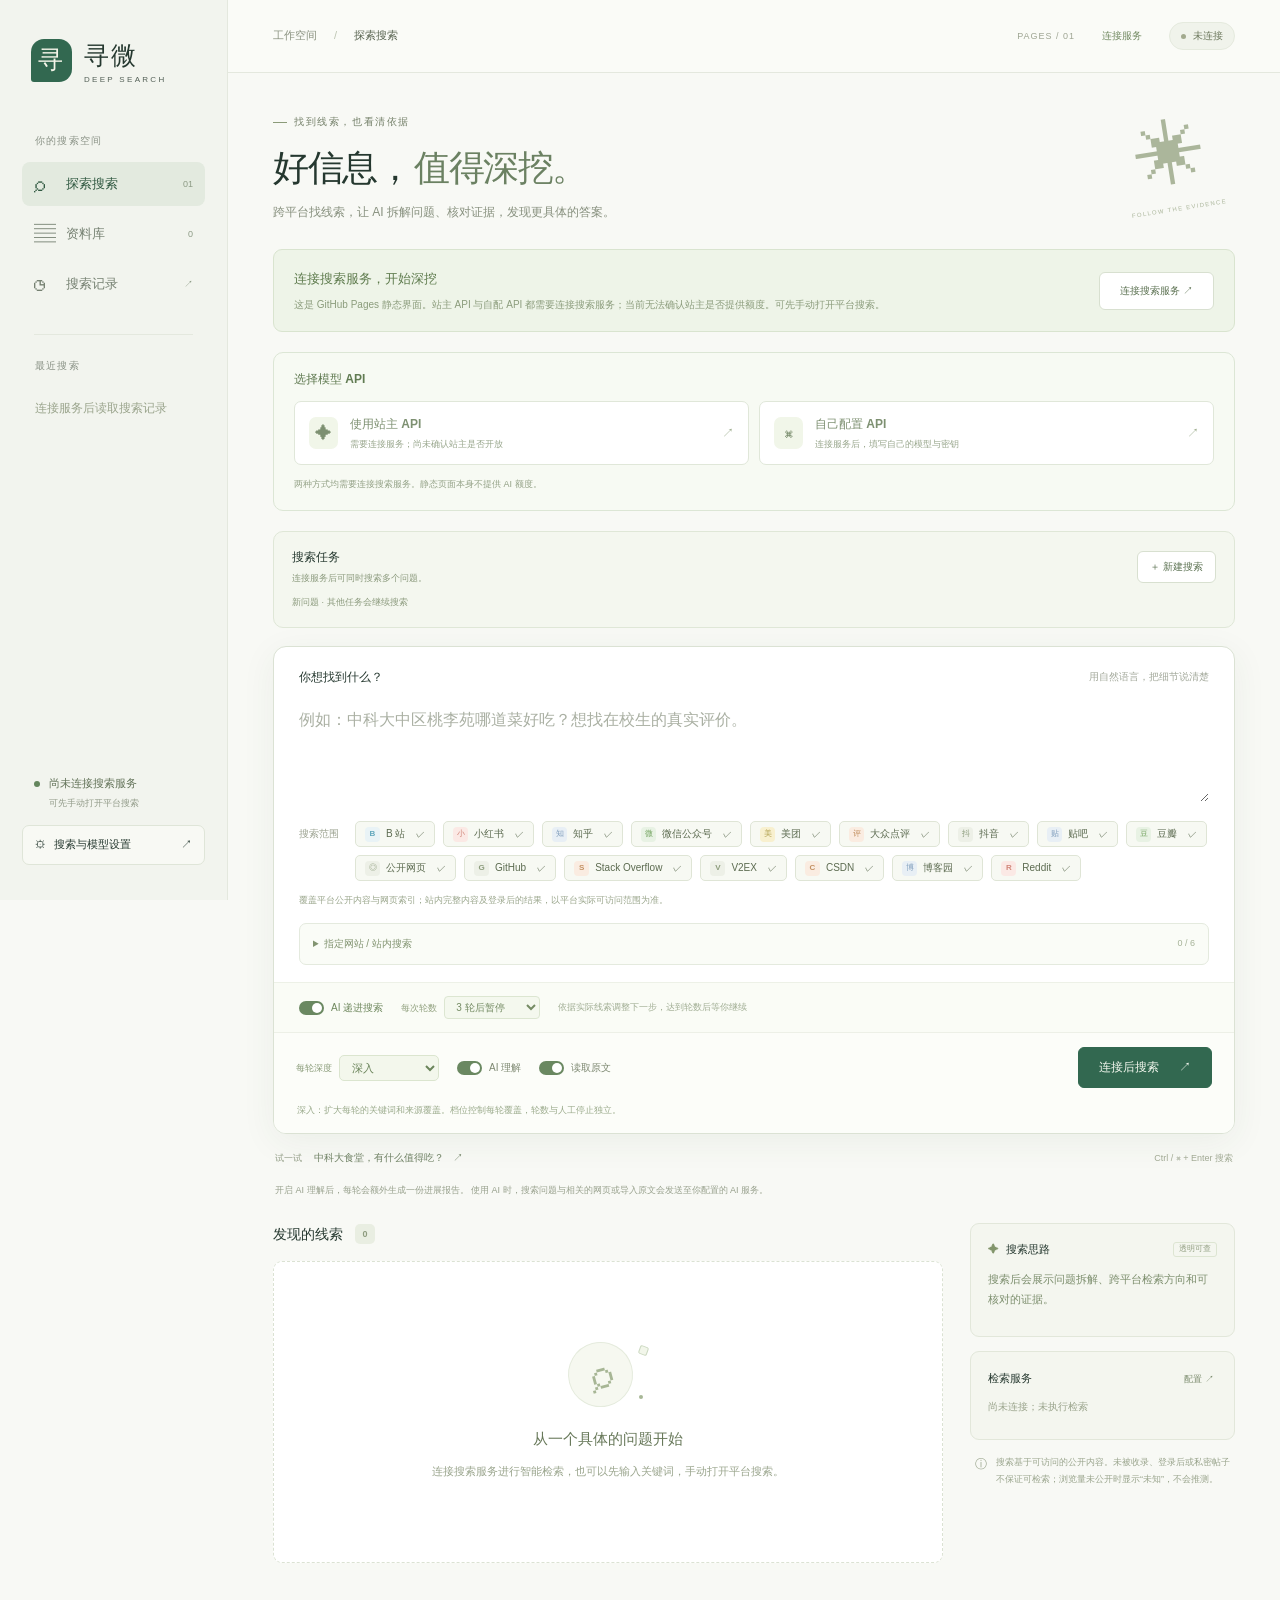
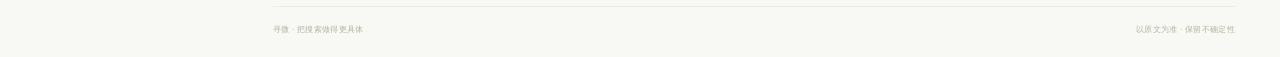
<file: docs/index.html>
<!doctype html>
<html lang="zh-CN">
<head>
  <meta charset="UTF-8">
  <meta name="viewport" content="width=device-width,initial-scale=1">
  <meta name="color-scheme" content="light">
  <meta http-equiv="Content-Security-Policy" content="default-src 'self'; script-src 'self'; style-src 'self'; img-src 'self' data:; connect-src 'self' https: http://localhost:* http://127.0.0.1:*; object-src 'none'; base-uri 'self'; form-action 'self'">
  <title>寻微 · 智能搜索工作台</title>
  <link rel="icon" type="image/svg+xml" href="data:image/svg+xml,%3Csvg xmlns='http://www.w3.org/2000/svg' viewBox='0 0 40 40'%3E%3Crect width='40' height='40' rx='10' fill='%23346450'/%3E%3Ccircle cx='17' cy='17' r='8' fill='none' stroke='%23f5f8ef' stroke-width='2'/%3E%3Cpath d='m23 23 8 8' stroke='%23f5f8ef' stroke-width='2'/%3E%3C/svg%3E">
  <link rel="stylesheet" href="./styles.css">
</head>
<body>
<a class="skip-link" href="#main">跳到主要内容</a>
<aside class="sidebar">
  <a class="brand" href="./" aria-label="寻微首页"><span class="brand-mark">寻</span><span>寻微<small>DEEP SEARCH</small></span></a>
  <div class="space-label">你的搜索空间</div>
  <nav class="navigation" aria-label="主要导航">
    <button class="nav-item active" data-view="search"><span aria-hidden="true">⌕</span>探索搜索<kbd>01</kbd></button>
    <button class="nav-item" data-view="library"><span aria-hidden="true">▤</span>本地资料库<kbd id="library-count">—</kbd></button>
    <button class="nav-item" data-view="history"><span aria-hidden="true">◷</span>搜索记录<kbd>↗</kbd></button>
  </nav>
  <div class="sidebar-divider"></div>
  <div class="space-label">最近搜索</div>
  <div id="recent-history" class="recent-history"><p class="subtle">还没有搜索记录</p></div>
  <div class="sidebar-bottom">
    <div class="local-note"><span class="status-dot"></span><span id="deployment-note">正在连接服务<small>密钥由搜索服务保存</small></span></div>
    <button class="settings-button" id="open-settings"><span aria-hidden="true">⚙</span> 搜索与模型设置 <span aria-hidden="true">↗</span></button>
  </div>
</aside>
<div class="app-shell">
  <header class="topbar"><div class="breadcrumb">工作空间 <span>/</span> <strong id="breadcrumb-current">探索搜索</strong></div><div class="topbar-right"><span id="deployment-tag" class="version-tag">LOCAL / 01</span><button id="open-backend" type="button" class="backend-link">连接服务</button><button class="connection-pill" id="connection-pill" title="打开模型设置"><i></i><span>读取配置</span></button></div></header>
  <main id="main">
    <section id="search-view" class="view">
      <div class="page-intro"><div><div class="eyebrow"><span></span> 找到线索，也看清依据</div><h1>好信息，<em>值得深挖。</em></h1><p>跨平台找线索，让 AI 拆解问题、核对证据，发现更具体的答案。</p></div><div class="intro-symbol" aria-hidden="true"><span>✳</span><small>FOLLOW THE EVIDENCE</small></div></div>
      <div id="backend-banner" class="backend-banner hidden"><div><strong>连接搜索服务，开始深挖</strong><p id="backend-banner-copy">当前是静态界面，智能搜索、AI 与资料保存由你连接的搜索服务运行。也可以先输入关键词，手动打开下方的平台搜索入口。</p></div><button id="connect-backend" type="button" class="button secondary">连接搜索服务 ↗</button></div>
      <section id="model-mode-panel" class="model-mode-panel hidden" aria-labelledby="model-mode-title"><div class="model-mode-heading"><h2 id="model-mode-title">选择模型 API</h2><span id="visitor-session-status"></span></div><div class="model-mode-options" role="group" aria-label="模型 API 使用方式"><button type="button" class="model-mode-option" data-model-mode="shared" aria-pressed="false"><span class="model-mode-symbol">✦</span><span><strong>使用站主 API</strong><small id="shared-mode-description">连接公开服务后查看站主是否开放</small></span><i aria-hidden="true">↗</i></button><button type="button" class="model-mode-option" data-model-mode="custom" aria-pressed="false"><span class="model-mode-symbol">⌘</span><span><strong>自己配置 API</strong><small id="custom-mode-description">使用自己的模型地址与密钥</small></span><i aria-hidden="true">↗</i></button></div><p id="model-mode-note" class="model-mode-note">两种方式均需要连接搜索服务。静态页面本身不提供 AI 额度。</p><div id="model-mode-feedback" class="notice hidden" role="status"></div></section>
      <section id="task-workspace" class="task-workspace" aria-labelledby="task-workspace-title"><div class="task-workspace-heading"><div><h2 id="task-workspace-title">搜索任务</h2><p id="task-capacity-note">连接服务后可同时搜索多个问题。</p></div><button id="new-search" type="button" class="button secondary">＋ 新建搜索</button></div><div id="search-tasks" class="search-tasks" aria-label="搜索任务列表"></div><p id="selected-task-note" class="selected-task-note" role="status">新问题 · 输入条件后开始搜索</p></section>
      <form id="search-form" class="search-composer">
        <div class="composer-heading"><label for="query">你想找到什么？</label><span>用自然语言，把细节说清楚</span></div>
        <textarea id="query" name="query" rows="3" minlength="2" maxlength="500" required placeholder="例如：中科大中区桃李苑哪道菜好吃？想找在校生的真实评价。"></textarea>
        <div class="platform-row"><span class="field-caption">搜索范围</span><div class="platform-options" role="group" aria-label="搜索平台"><button type="button" class="platform-chip selected" data-platform="bilibili" aria-pressed="true"><b class="platform-dot bili">B</b>B 站<span>✓</span></button><button type="button" class="platform-chip selected" data-platform="xiaohongshu" aria-pressed="true"><b class="platform-dot red">小</b>小红书<span>✓</span></button><button type="button" class="platform-chip selected" data-platform="zhihu" aria-pressed="true"><b class="platform-dot blue">知</b>知乎<span>✓</span></button><button type="button" class="platform-chip selected" data-platform="wechat" aria-pressed="true" title="通过公开网页索引检索，登录后或未收录内容不保证可检索"><b class="platform-dot green">微</b>微信公众号<span>✓</span></button><button type="button" class="platform-chip selected" data-platform="meituan" aria-pressed="true" title="通过公开网页索引检索，登录后或未收录内容不保证可检索"><b class="platform-dot gold">美</b>美团<span>✓</span></button><button type="button" class="platform-chip selected" data-platform="dianping" aria-pressed="true" title="通过公开网页索引检索，登录后或未收录内容不保证可检索"><b class="platform-dot orange">评</b>大众点评<span>✓</span></button><button type="button" class="platform-chip selected" data-platform="douyin" aria-pressed="true" title="通过公开网页索引检索，登录后或未收录内容不保证可检索"><b class="platform-dot gray">抖</b>抖音<span>✓</span></button><button type="button" class="platform-chip selected" data-platform="tieba" aria-pressed="true" title="通过公开网页索引检索，登录后或未收录内容不保证可检索"><b class="platform-dot blue">贴</b>贴吧<span>✓</span></button><button type="button" class="platform-chip selected" data-platform="douban" aria-pressed="true" title="通过公开网页索引检索，登录后或未收录内容不保证可检索"><b class="platform-dot green">豆</b>豆瓣<span>✓</span></button><button type="button" class="platform-chip selected" data-platform="web" aria-pressed="true"><b class="platform-dot gray">◎</b>公开网页<span>✓</span></button></div></div>
        <p class="platform-coverage">覆盖平台公开内容与网页索引；站内完整内容及登录后的结果，以平台实际可访问范围为准。</p>
        <details id="custom-sites-panel" class="custom-sites-panel"><summary>指定网站 / 站内搜索 <span id="custom-sites-count">0 / 6</span></summary><p class="custom-sites-description">填写域名即可检索该站的公开网页；可另外提供含 <code>{query}</code> 的 HTTPS 站内搜索模板。仅支持公开网站，不使用内网地址或你的登录会话。</p><div id="custom-sites-list"></div><div class="custom-sites-actions"><button id="add-site" type="button" class="text-button">＋ 添加网站</button><button id="save-sites" type="button" class="text-button">保存网站列表</button></div><p class="custom-sites-help">本次搜索使用当前列表；保存后可在下次打开时继续使用。</p><div id="custom-sites-feedback" class="notice hidden" role="status"></div></details>
        <div class="adaptive-options"><label class="switch-label"><input id="adaptive-search" type="checkbox" checked><span class="switch"></span>AI 递进搜索</label><label class="round-budget-label">每次轮数<select id="max-rounds" aria-label="递进搜索轮数预算"><option value="3">3 轮后暂停</option><option value="6">6 轮后暂停</option><option value="12">12 轮后暂停</option><option value="0">直到手动停止</option></select></label><span id="adaptive-hint">AI 决定搜索工具与执行顺序，逐轮深入</span></div>
        <div class="composer-footer"><div class="search-controls"><label class="depth-control" for="search-depth"><span>每轮深度</span><select id="search-depth" aria-describedby="depth-description"><option value="quick">快速</option><option value="deep" selected>深入</option><option value="research">穷尽线索</option></select></label><label class="switch-label"><input id="use-ai" type="checkbox" checked><span class="switch"></span>AI 理解</label><label class="switch-label optional-control"><input id="fetch-pages" type="checkbox" checked><span class="switch"></span>读取原文</label></div><div class="search-actions"><button id="stop-search" type="button" class="button stop-button hidden">停止搜索</button><button id="search-button" type="submit" class="button primary"><span>开始搜索</span><span aria-hidden="true">↗</span></button></div></div>
        <p id="depth-description" class="depth-description">深入：扩大每轮的关键词和来源覆盖。档位控制每轮覆盖，轮数与人工停止独立。</p>
      </form>
      <div class="suggestion-row"><span>试一试</span><button class="suggestion" type="button" data-query="中科大中区桃李苑哪道菜好吃？寻找具体菜名和在校生的真实评价。">中科大食堂，有什么值得吃？<span>↗</span></button><span class="shortcut-hint">Ctrl / ⌘ + Enter 搜索</span></div>
      <p class="ai-disclosure"><span id="report-mode-hint">开启 AI 理解后，每轮会额外生成一份进展报告。</span> 使用 AI 时，搜索问题与相关的网页或导入原文会发送至你配置的 AI 服务。</p>
      <div id="search-notice" class="notice hidden" role="alert"></div>
      <div id="progress-panel" class="progress-panel hidden" role="status" aria-live="polite"><div class="progress-copy"><span class="spinner"></span><strong id="progress-stage">正在准备搜索</strong><span id="progress-percent">0%</span></div><div class="progress-track"><progress id="progress-bar" max="100" value="0" aria-label="搜索进度"></progress></div><p id="progress-message">正在连接搜索服务…</p><div id="progress-round-label" class="progress-round-label"></div></div>
      <div id="job-status-panel" class="job-status-panel hidden" role="status"><div><strong id="job-status-title"></strong><p id="job-status-reason"></p><span>继续时保留已有结果，使用当前选择的深度和轮数。</span></div><button id="continue-search" type="button" class="button secondary">继续深挖 ↗</button></div>
      <div class="workspace-grid">
        <section class="results-section" aria-label="搜索结果">
          <div class="section-heading"><h2>发现的线索 <span id="result-count">0</span></h2><button id="export-results" class="text-button hidden" type="button">导出 JSON ↓</button></div>
          <section id="progress-report-card" class="progress-report-card hidden" aria-labelledby="progress-report-title"><div class="report-card-heading"><div><span class="report-eyebrow">SEARCH UPDATE</span><h3 id="progress-report-title">本轮搜索进展</h3></div><span id="progress-report-round" class="report-round-label"></span></div><div id="progress-report-content" aria-live="polite"></div><div class="report-card-footer"><p>成功可能性是 AI 基于当前可见证据的判断，不是统计概率。</p><div id="progress-report-meta" class="report-meta"></div></div></section>
          <section id="ai-summary-card" class="ai-summary-card hidden" aria-labelledby="ai-summary-title"><div class="ai-summary-heading"><div class="ai-summary-heading-copy"><span class="ai-summary-mark" aria-hidden="true">✦</span><div><h3 id="ai-summary-title">AI 总结</h3><span>把线索整理成有据可查的答案</span></div></div><button id="generate-summary" class="summary-action" type="button">生成 AI 总结 ↗</button></div><div id="ai-summary-content" aria-live="polite"></div><div class="ai-summary-footer"><p>基于已获取内容中的相关部分整理，未获原文支持的信息仍需核实。</p><div id="ai-summary-meta" class="ai-summary-meta"></div></div></section>
          <div id="result-tools" class="result-tools hidden"><div class="filter-tabs" role="group" aria-label="证据筛选"><button type="button" class="active" data-filter="all" aria-pressed="true">全部</button><button type="button" data-filter="strong" aria-pressed="false">匹配充分</button><button type="button" data-filter="partial" aria-pressed="false">部分匹配</button><button type="button" data-filter="verified" aria-pressed="false">已读原文</button></div><label class="views-filter">浏览量<select id="views-filter" aria-label="浏览量筛选"><option value="all">不限</option><option value="100">已知 ≤ 100</option><option value="1000">已知 ≤ 1,000</option><option value="unknown">未公开</option></select></label></div>
          <div id="answer-summary" class="answer-summary hidden"></div>
          <div id="results" aria-live="polite"><div class="empty-state initial-empty"><div class="empty-orbit" aria-hidden="true"><span>⌕</span><i></i><b></b></div><h3>从一个具体的问题开始</h3><p>地点、关键词、时间、你在意的细节——<br>线索越具体，越容易找到真正相关的内容。</p><div class="empty-tags"><span>多路检索</span><span>语义理解</span><span>逐条证据</span></div></div></div>
          <div id="native-links-section" class="native-links-section hidden"><div class="section-heading"><h3>继续到平台内寻找</h3><span class="subtle">可在登录后的浏览器中打开</span></div><div id="native-links" class="native-links"></div></div>
          <section id="engine-links-section" class="native-links-section engine-links-section hidden" aria-labelledby="engine-links-title"><div class="section-heading"><h3 id="engine-links-title">通过搜索引擎继续寻找</h3><span class="subtle">手动打开 · 不代表后台已检索</span></div><p class="subtle">展开引擎，按所选平台或指定网站搜索。只有选择了「公开网页」才会显示全网入口。</p><div id="engine-links" class="engine-links"></div></section>
        </section>
        <aside class="insight-column" aria-label="搜索说明">
          <section id="rounds-card" class="insight-card rounds-card hidden"><div class="card-heading"><h3>AI 动作与逐轮记录</h3><span id="round-count" class="tiny-tag"></span></div><p id="round-focus" class="round-focus"></p><div id="rounds-timeline" class="rounds-timeline"></div></section>
          <section id="navigation-card" class="insight-card navigation-card hidden"><details id="navigation-details"><summary class="card-heading"><h3>发现的导航入口</h3><span id="navigation-count" class="tiny-tag"></span></summary><p class="navigation-disclaimer">用于决定下一步访问，尚未核验，不计为答案。读取入口不代表已观看视频或取得全部内容。</p><div id="navigation-leads" class="navigation-leads"></div></details></section>
          <section class="insight-card plan-card"><div class="card-heading"><h3><span aria-hidden="true">✦</span> 搜索思路</h3><span class="tiny-tag">透明可查</span></div><div id="search-plan"><p class="insight-lead">先理解，再寻找。</p><ol class="process-list"><li><span>01</span><div><strong>拆解你的问题</strong><p>明确条件，选择下一步工具</p></div></li><li><span>02</span><div><strong>跟随真实入口</strong><p>找网站、站内检索、寻找视频并读取可访问内容</p></div></li><li><span>03</span><div><strong>让证据说话</strong><p>区分真实匹配与待确认信息</p></div></li></ol></div></section>
          <section class="insight-card"><div class="card-heading"><h3>检索服务</h3><button class="text-button small" id="provider-settings" type="button">配置 ↗</button></div><div id="provider-status"><div class="provider-row"><span>公共网页检索</span><span class="provider-state neutral">待搜索</span></div><div class="provider-row"><span>本地资料库</span><span class="provider-state good">可导入</span></div></div></section>
          <div class="honest-note"><span aria-hidden="true">ⓘ</span><p>搜索基于可访问的公开内容。未被收录、登录后或私密帖子不保证可检索；浏览量未公开时显示“未知”，不会推测。</p></div>
          <div id="search-warnings" class="warning-list"></div>
        </aside>
      </div>
    </section>
    <section id="library-view" class="view hidden"><div class="page-intro compact"><div><div class="eyebrow"><span></span> 让散落的资料可检索</div><h1>本地<em>资料库</em></h1><p>保存你已获得的帖子原文，在之后的搜索中一起查找。资料保存在所连接的搜索服务上。</p></div><button type="button" id="open-import" class="button primary">＋ 导入资料</button></div><div class="notice soft">只有你主动导入的内容才会进入资料库。AI 搜索开启时，相关内容可能发送至你配置的 AI 服务。</div><div id="library-list" class="list-surface"></div></section>
    <section id="history-view" class="view hidden"><div class="page-intro compact"><div><div class="eyebrow"><span></span> 回到找到线索的地方</div><h1>搜索<em>记录</em></h1><p>打开历史搜索，继续核对原文与证据。</p></div></div><div id="history-list" class="list-surface"></div></section>
    <footer class="page-footer"><span>寻微 · 把搜索做得更具体</span><span>以原文为准 · 保留不确定性</span></footer>
  </main>
</div>
<dialog id="settings-dialog" aria-labelledby="settings-title"><form id="settings-form"><div class="modal-heading"><div><div class="eyebrow">SEARCH SETTINGS</div><h2 id="settings-title">搜索与模型设置</h2></div><button type="button" class="icon-button close-modal" aria-label="关闭设置">×</button></div><p class="modal-description">接入兼容 OpenAI 格式的 AI 服务。密钥保存在所连接的搜索服务上；使用本机服务时保存在本机。留空可保留已有密钥。开启 AI 理解会将搜索问题、相关检索结果及导入原文发送至此服务。</p><div id="settings-model-control" class="settings-model-control hidden"><label for="settings-model-mode">模型 API 使用方式</label><select id="settings-model-mode"><option value="shared">使用站主 API</option><option value="custom">自己配置 API</option></select></div><div id="shared-model-info" class="notice soft hidden"></div><div id="custom-ai-settings" class="form-grid"><label class="full">API 地址<input id="base-url" type="url" placeholder="https://api.example.com/v1" required></label><label class="full">模型名称<input id="model" type="text" placeholder="deepseek-v4.1-flash" required></label><label class="full">API 密钥 <span id="ai-key-state" class="input-status"></span><input id="api-key" type="password" autocomplete="new-password" placeholder="输入新密钥，或留空保留已有配置"></label></div><details id="search-engine-settings" class="settings-details"><summary>网页搜索服务 <span>选择搜索引擎与 API</span></summary><p class="subtle">搜索引擎负责发现链接；内容平台决定搜索范围。免费网页检索可能因网络、验证码或访问规则受限。</p><fieldset class="engine-fieldset"><legend>本次服务使用的搜索引擎</legend><div id="search-engine-options" class="search-engine-options"></div></fieldset><p id="search-engine-hint" class="subtle"></p><div class="concurrency-setting"><label for="search-concurrency">来源检索并发数</label><input id="search-concurrency" type="number" min="1" max="12" step="1" value="4" inputmode="numeric" aria-describedby="search-concurrency-hint"><p id="search-concurrency-hint" class="subtle">每个问题同时查询的来源数，默认 4。</p></div><div class="form-grid"><label class="full">Tavily API Key <span id="tavily-key-state" class="input-status"></span><input id="tavily-key" type="password" autocomplete="new-password" placeholder="留空保留已有配置"></label><label class="full">Brave Search API Key <span id="brave-key-state" class="input-status"></span><input id="brave-key" type="password" autocomplete="new-password" placeholder="留空保留已有配置"></label><label class="full">SearXNG 地址<input id="searxng-url" type="url" placeholder="https://your-searxng.example.com"></label></div></details><details class="settings-details"><summary>清除已保存的密钥</summary><div class="clear-options"><label><input id="clear-api" type="checkbox"> AI API 密钥</label><label><input id="clear-tavily" type="checkbox"> Tavily 密钥</label><label><input id="clear-brave" type="checkbox"> Brave 密钥</label></div></details><div id="settings-feedback" class="notice hidden" role="status"></div><div class="modal-footer"><button id="test-ai" class="button secondary" type="button">保存并测试连接</button><button id="save-settings" class="button primary" type="submit">保存设置</button></div></form></dialog>
<dialog id="import-dialog" aria-labelledby="import-title"><form id="import-form"><div class="modal-heading"><div><div class="eyebrow">LOCAL LIBRARY</div><h2 id="import-title">导入一条资料</h2></div><button type="button" class="icon-button close-modal" aria-label="关闭导入">×</button></div><p class="modal-description">粘贴你有权使用的帖子、笔记或网页正文，并附上原始链接。</p><div class="form-grid"><label class="full">标题<input id="import-title-input" type="text" required maxlength="500" placeholder="例如：桃李苑二楼午餐体验"></label><label class="full">原始链接<input id="import-url" type="url" placeholder="https://…（可选）"></label><label class="full">来源平台<select id="import-platform"><option value="web">其他网页 / 笔记</option><option value="bilibili">B 站</option><option value="xiaohongshu">小红书</option><option value="zhihu">知乎</option><option value="wechat">微信公众号</option><option value="meituan">美团</option><option value="dianping">大众点评</option><option value="douyin">抖音</option><option value="tieba">贴吧</option><option value="douban">豆瓣</option></select></label><label class="full">正文<textarea id="import-text" rows="8" required minlength="10" maxlength="150000" placeholder="粘贴原文，保留与你的问题有关的上下文…"></textarea></label></div><div id="import-feedback" class="notice hidden" role="status"></div><div class="modal-footer"><span class="subtle">内容保存在连接服务的资料库</span><button class="button primary" id="import-submit" type="submit">保存到资料库</button></div></form></dialog>
<div id="toast" class="toast hidden" role="status"></div>
<dialog id="backend-dialog" aria-labelledby="backend-title"><form id="backend-form">
  <div class="modal-heading"><div><div class="eyebrow">SEARCH CONNECTION</div><h2 id="backend-title">连接搜索服务</h2></div><button type="button" class="icon-button close-modal" aria-label="关闭连接设置">×</button></div>
  <p class="modal-description">连接寻微搜索服务。公开服务会自动为你建立独立访客会话，可选择站主 API 或自配 API；检索与模型调用在连接的服务上运行。</p>
  <div class="form-grid"><label class="full">搜索服务地址<input id="backend-url" type="url" autocomplete="off" placeholder="https://search.example.com" required><small class="backend-field-help">远程地址须使用 HTTPS；本机可填 http://127.0.0.1:8877。</small></label><label class="full">服务访问令牌 <span id="backend-token-state" class="input-status"></span><input id="backend-token" type="password" autocomplete="off" placeholder="后端访问令牌（可选；不是 AI API 密钥）"><small class="backend-field-help">只保存在当前标签页会话中。留空仅在地址不变时保留已有令牌。</small></label></div>
  <label class="backend-clear"><input id="clear-backend-token" type="checkbox">清除该服务的已保存访问令牌</label>
  <p class="backend-switch-note">公开服务无需填写站主令牌，会自动创建访客会话。切换连接会清空当前界面；原服务上的任务仍可能继续。连接过程不调用 AI。</p>
  <div id="backend-feedback" class="notice hidden" role="status"></div><div class="modal-footer"><button id="disconnect-backend" type="button" class="text-button">断开连接并清除令牌</button><button id="save-backend" type="submit" class="button primary">验证并连接 ↗</button></div>
</form></dialog>
<script src="./deployment-config.js" defer></script>
<script src="./connection.js" defer></script>
<script src="./app.js" defer></script>
</body>
</html>
</file>
<file: docs/styles.css>
:root{--bg:#f8f9f5;--surface:#fff;--ink:#25382f;--body:#546057;--muted:#90978e;--line:#e4e8de;--green:#326850;--green-dark:#244e3d;--green-soft:#edf3eb;--warm:#eee9db;--amber:#967b35;--shadow:0 8px 35px #304b3710;font-family:Inter,"Segoe UI","PingFang SC","Microsoft YaHei",sans-serif;color:var(--ink);background:var(--bg);font-synthesis:none}*{box-sizing:border-box}body{margin:0;font-size:14px;line-height:1.6}button,input,textarea,select{font:inherit}button,a,input,textarea,select{-webkit-tap-highlight-color:transparent}button{cursor:pointer}button:disabled{cursor:wait;opacity:.65}button{color:inherit}a{color:inherit;text-decoration:none}button:focus-visible,a:focus-visible,summary:focus-visible{outline:3px solid #80a891;outline-offset:3px}input:focus,textarea:focus,select:focus{outline:2px solid #88aa96;outline-offset:1px}.hidden{display:none!important}.skip-link{position:fixed;top:-60px;left:20px;background:var(--green);color:white;padding:10px;z-index:100}.skip-link:focus{top:10px}.sidebar{position:fixed;inset:0 auto 0 0;width:228px;border-right:1px solid var(--line);background:#f2f4ee;padding:35px 22px;display:flex;flex-direction:column;z-index:20}.brand{display:flex;align-items:center;gap:12px;margin:0 9px 48px;font-size:25px;font-weight:700;letter-spacing:2px}.brand-mark{display:grid;place-items:center;background:var(--green);color:#f4f5e9;width:41px;height:43px;border-radius:13px 13px 13px 3px;font-family:serif;font-size:25px}.brand small{display:block;font-size:8px;letter-spacing:2.3px;line-height:1.25;color:var(--body);font-weight:500}.space-label{font-size:10px;letter-spacing:1.2px;color:#8b9387;margin:0 13px 13px}.navigation{display:grid;gap:6px}.nav-item{display:flex;align-items:center;gap:11px;background:none;border:0;text-align:left;width:100%;padding:11px 12px;border-radius:8px;color:#768172;font-size:13px}.nav-item>span{width:21px;font-size:22px;line-height:1}.nav-item.active{background:#e3eadf;color:#305941;font-weight:650}.nav-item:hover{background:#e9eee4}.nav-item kbd{margin-left:auto;font-size:9px;font-family:inherit;font-weight:500;color:#8d9b85}.sidebar-divider{height:1px;background:var(--line);margin:28px 12px 23px}.recent-history{min-height:0;overflow:auto}.recent-history .subtle{margin-left:13px;font-size:12px}.recent-item{display:block;overflow:hidden;text-overflow:ellipsis;white-space:nowrap;background:none;border:0;text-align:left;padding:10px 13px;color:#7c8776;width:100%;font-size:11px}.recent-item:hover{color:var(--green);background:#e9eee4;border-radius:7px}.sidebar-bottom{margin-top:auto;padding-top:28px}.local-note{display:flex;gap:9px;align-items:flex-start;padding:15px 12px;font-size:11px;color:#617157}.status-dot{width:6px;height:6px;border-radius:100%;background:#64865d;margin-top:6px}.local-note small{display:block;font-size:9px;color:#929b89;margin-top:3px}.settings-button{display:flex;width:100%;gap:8px;align-items:center;border:1px solid #dfe5d8;background:#f8f9f4;border-radius:7px;padding:10px 12px;text-align:left;font-size:11px}.settings-button>span:last-child{margin-left:auto}.app-shell{margin-left:228px}.topbar{height:73px;padding:0 45px;border-bottom:1px solid var(--line);display:flex;justify-content:space-between;align-items:center;background:#fafbf7}.breadcrumb{font-size:11px;color:#89917f}.breadcrumb span{margin:0 14px;color:#bdc5b3}.breadcrumb strong{font-weight:500;color:#57624f}.topbar-right{display:flex;align-items:center;gap:20px}.version-tag{font-size:9px;letter-spacing:1px;color:#9ea593}.connection-pill{display:flex;gap:7px;align-items:center;font-size:10px;background:#f0f3eb;border:1px solid #e5eade;border-radius:20px;padding:5px 11px;color:#6d795e}.connection-pill i{width:5px;height:5px;background:#a2aa8e;border-radius:100%}.connection-pill.connected i{background:#659768}.connection-pill.connected{color:#4e7457}main{padding:41px 45px 20px;max-width:1460px;margin:auto}.page-intro{display:flex;justify-content:space-between;align-items:center;margin-bottom:27px}.eyebrow{font-size:10px;letter-spacing:1.6px;font-weight:550;color:#75816a;display:flex;align-items:center;gap:7px}.eyebrow>span{display:inline-block;width:14px;height:1px;background:#8b9b79}h1{font-size:36px;letter-spacing:-1.5px;line-height:1.45;font-weight:650;margin:12px 0 9px}h1 em{font-family:Georgia,"Songti SC","SimSun",serif;font-weight:500;font-style:normal;color:#6b8162;margin-left:3px}.page-intro p{margin:0;font-size:12px;color:#87907e}.intro-symbol{margin-right:14px;transform:rotate(-9deg);text-align:center;color:#abb69b}.intro-symbol>span{display:block;font-size:70px;line-height:1.1;font-weight:200}.intro-symbol small{font-size:6px;letter-spacing:1.3px}.search-composer{background:#fff;border:1px solid #dbe2d4;border-radius:13px;box-shadow:var(--shadow);overflow:hidden}.composer-heading{display:flex;justify-content:space-between;align-items:center;margin:21px 25px 10px}.composer-heading label{font-size:12px;font-weight:600}.composer-heading>span{color:#a2a89a;font-size:10px}.search-composer textarea{width:calc(100% - 50px);resize:vertical;min-height:90px;max-height:350px;border:0;padding:8px 0;color:var(--ink);background:transparent;margin:0 25px;font-size:16px;line-height:1.85;outline:none}.search-composer textarea::placeholder{color:#aab0a3}.search-composer textarea:focus{outline:none}.search-composer:focus-within{border-color:#8ea38a;box-shadow:0 0 0 2px #e6ede1}.platform-row{display:flex;gap:16px;align-items:center;padding:13px 25px 19px}.field-caption{font-size:10px;color:#9ca391;white-space:nowrap}.platform-options{display:flex;flex-wrap:wrap;gap:8px}.platform-chip{display:flex;align-items:center;gap:6px;border:1px solid var(--line);background:white;border-radius:5px;padding:4px 9px;font-size:10px;color:#849079;transition:background .15s}.platform-chip.selected{background:#f7f9f3;border-color:#dfe5d6;color:#5c6b50}.platform-chip>span{font-size:9px;margin-left:5px;opacity:0}.platform-chip.selected>span{opacity:1}.platform-dot{font-size:8px;font-weight:600;width:15px;height:15px;display:inline-grid;place-items:center;border-radius:4px;line-height:1}.bili{background:#e9f3f6;color:#61a7bc}.red{background:#fbe9e5;color:#d1877a}.blue{background:#e8eff5;color:#7f9dbb}.gray{background:#edf0e7;color:#8c9c7c}.composer-footer{border-top:1px solid #edf0e7;padding:14px 22px;display:flex;justify-content:space-between;align-items:center;background:#fcfdf9}.search-controls{display:flex;gap:20px;align-items:center}.switch-label{display:flex;gap:7px;align-items:center;font-size:10px;color:#7d8871;cursor:pointer;position:relative}.switch-label input{position:absolute;opacity:0;width:28px;height:20px}.switch{width:25px;height:14px;display:inline-block;background:#d5dbc9;border-radius:15px;position:relative}.switch:before{content:"";position:absolute;left:2px;top:2px;width:10px;height:10px;border-radius:100%;background:white;transition:transform .2s}.switch-label input:checked+.switch{background:#6a8861}.switch-label input:checked+.switch:before{transform:translateX(11px)}.switch-label input:focus-visible+.switch{outline:2px solid var(--green);outline-offset:3px}.button{display:inline-flex;gap:20px;align-items:center;justify-content:center;border-radius:6px;padding:10px 20px;font-size:12px;font-weight:550;border:1px solid transparent;white-space:nowrap}.button.primary{color:#f4f8ef;background:var(--green);border-color:var(--green)}.button.primary:hover{background:var(--green-dark)}.button.secondary{background:white;border-color:#d8e0d0;color:#5c7252}.button.secondary:hover{background:var(--green-soft)}.suggestion-row{display:flex;align-items:center;gap:12px;padding:12px 2px 0;margin-bottom:33px;font-size:9px;color:#939e87}.suggestion{background:none;border:0;font-size:10px;color:#6e8063;padding:4px 0}.suggestion:hover{text-decoration:underline}.suggestion>span{margin-left:9px}.shortcut-hint{margin-left:auto;color:#a0a993;font-size:9px}.workspace-grid{display:grid;grid-template-columns:minmax(0,1fr) 265px;gap:27px}.section-heading{display:flex;justify-content:space-between;align-items:center;margin-bottom:16px;gap:10px}.section-heading h2{font-size:14px;font-weight:600;margin:0}.section-heading h2>span{display:inline-flex;margin-left:8px;background:#e9eee2;color:#8e9c7f;font-size:9px;align-items:center;justify-content:center;min-width:20px;height:20px;border-radius:5px;vertical-align:2px}.section-heading h3{margin:0;font-size:12px}.text-button{border:0;background:none;font-size:10px;color:#7c8c6e;padding:3px}.text-button:hover{color:var(--green);text-decoration:underline}.text-button.small{font-size:9px}.empty-state{background:#fff;border:1px dashed #dbe2d3;border-radius:9px;min-height:302px;display:flex;flex-direction:column;align-items:center;justify-content:center;text-align:center;padding:30px 20px}.empty-orbit{position:relative;width:80px;height:70px;margin-bottom:15px}.empty-orbit>span{font-size:45px;line-height:60px;font-weight:300;display:block;width:65px;height:65px;border:1px solid #e5ebdd;background:#f6f8f0;border-radius:100%;transform:rotate(-15deg);color:#a7b695}.empty-orbit>i{position:absolute;width:9px;height:9px;border:1px solid #cbd8c0;border-radius:2px;background:#f2f6ea;right:0;top:4px;transform:rotate(20deg)}.empty-orbit>b{position:absolute;width:4px;height:4px;border-radius:100%;background:#a8b797;right:5px;bottom:13px}.empty-state h3{font-size:15px;font-weight:550;margin:0 0 10px;color:#677859}.empty-state p{font-size:11px;line-height:1.9;color:#9aa58d;margin:0;max-width:420px}.empty-tags{display:flex;gap:17px;margin-top:22px;font-size:9px;color:#9ba88d}.empty-tags span:before{content:"·";margin-right:6px}.insight-column{display:grid;gap:14px;align-content:start}.insight-card{border:1px solid #e2e7da;border-radius:9px;background:#f4f6ef;padding:17px 17px 14px}.card-heading{display:flex;justify-content:space-between;align-items:center;gap:8px}.card-heading h3{font-size:11px;margin:0;font-weight:600}.card-heading h3>span{color:#82956b;margin-right:4px}.tiny-tag{font-size:8px;color:#929f82;border:1px solid #dde5d2;border-radius:3px;padding:0 5px}.insight-lead{font-size:10px;color:#8c987d;margin:10px 0 18px}.process-list{list-style:none;padding:0;margin:0}.process-list>li{display:flex;gap:12px;position:relative;margin-bottom:18px}.process-list>li:last-child{margin-bottom:1px}.process-list>li>span{font-size:9px;color:#9ba98a;border:1px solid #dfe6d5;border-radius:100%;width:24px;height:24px;display:grid;place-items:center;flex-shrink:0;background:#f7f9f2;z-index:1}.process-list>li:not(:last-child):before{content:"";position:absolute;left:12px;top:25px;bottom:-17px;border-left:1px solid #e1e7d9}.process-list strong{display:block;font-size:10px;font-weight:550;color:#718462;line-height:1.6}.process-list p{font-size:9px;color:#a0aa94;margin:3px 0 0}.provider-row{display:flex;justify-content:space-between;gap:8px;font-size:10px;margin:13px 0 0;color:#819073}.provider-state{font-size:8px;white-space:nowrap}.provider-state:before{content:"";display:inline-block;width:4px;height:4px;border-radius:100%;background:currentColor;margin-right:5px;vertical-align:2px}.provider-state.good{color:#7e9a6e}.provider-state.neutral{color:#a6ac9b}.provider-state.bad{color:#b59c70}.honest-note{display:flex;gap:9px;margin:0 5px;color:#9aa58d}.honest-note>span{font-size:12px;padding-top:1px}.honest-note p{font-size:9px;line-height:1.9;margin:0}.page-footer{display:flex;justify-content:space-between;border-top:1px solid #e9ede2;padding-top:17px;margin-top:43px;font-size:8px;color:#adb69f;letter-spacing:.3px}.subtle{font-size:10px;color:#9aa48c}.notice{padding:12px 15px;margin:12px 0;background:#faf4e4;border:1px solid #ece0b8;border-radius:7px;color:#8f794b;font-size:11px;line-height:1.8;overflow-wrap:anywhere}.notice.soft{background:#f0f4ea;border-color:#e1e8d8;color:#7c8c6e;margin-bottom:20px}.notice.success{background:#edf5eb;border-color:#d5e4cf;color:#5a8155}.progress-panel{padding:16px 19px;border:1px solid #dce6d6;background:#f0f5ec;border-radius:9px;margin:-13px 0 25px}.progress-copy{display:flex;align-items:center;gap:9px;font-size:11px}.progress-copy>strong{font-weight:550}.progress-copy>span:last-child{margin-left:auto;color:#8c9c7e;font-size:10px}.progress-track{height:3px;border-radius:3px;background:#e0e8d7;margin-top:12px;overflow:hidden}.progress-track>progress{height:100%;width:100%;display:block;border:0;appearance:none;background:#e0e8d7;color:#718f63}.progress-track>progress::-webkit-progress-bar{background:#e0e8d7}.progress-track>progress::-webkit-progress-value{background:#718f63;transition:width .5s}.progress-track>progress::-moz-progress-bar{background:#718f63}.progress-panel p{font-size:10px;color:#879a76;margin:8px 0 0}.spinner{width:12px;height:12px;border:1.5px solid #c7d7bd;border-top-color:var(--green);border-radius:100%;animation:spin 1s linear infinite}@keyframes spin{to{transform:rotate(360deg)}}.result-tools{display:flex;justify-content:space-between;align-items:center;gap:8px;margin:-5px 0 15px;flex-wrap:wrap}.filter-tabs{display:flex;gap:3px}.filter-tabs button{font-size:9px;padding:5px 7px;border:0;border-radius:4px;background:transparent;color:#9aa38c}.filter-tabs button.active{background:#e9efdf;color:#5c774e}.views-filter{font-size:9px;color:#9aa58d;display:flex;align-items:center;gap:5px}.views-filter select{border:1px solid #e0e6d7;background:#f8faf3;color:#7e8e6e;border-radius:4px;font-size:9px;padding:3px}.result-card{border:1px solid #e0e6d8;border-radius:9px;background:white;padding:19px 20px;margin-bottom:12px;box-shadow:0 3px 8px #3f512904}.result-topline{display:flex;gap:8px;align-items:center;margin-bottom:11px;font-size:9px;color:#9aa68c;flex-wrap:wrap}.source-badge{display:inline-flex;align-items:center;gap:5px;color:#7c8e6e}.match-badge{background:#edf4e8;color:#729461;border:1px solid #e2edd9;border-radius:4px;padding:1px 6px;font-size:8px;margin-left:auto}.match-badge.partial{background:#faf5e8;border-color:#eee4c6;color:#ad975c}.match-badge.unverified{background:#f1f2ed;border-color:#e5e7dd;color:#919b86}.result-card h3{font-size:16px;line-height:1.6;margin:0 0 8px;font-weight:550;overflow-wrap:anywhere}.result-card h3 a:hover{color:var(--green);text-decoration:underline}.result-snippet{color:#859077;font-size:11px;line-height:1.9;margin:0 0 13px;white-space:pre-wrap;overflow-wrap:anywhere}.evidence-list{display:grid;gap:7px;border-top:1px solid #eef1e8;padding-top:11px;margin-top:8px}.evidence-item{font-size:10px;display:flex;gap:8px;align-items:flex-start}.evidence-icon{flex-shrink:0;color:#7c9b66}.evidence-item.unknown .evidence-icon{color:#b4a06b}.evidence-item.contradicted .evidence-icon{color:#bd897b}.evidence-condition{color:#66785a}.evidence-quote{font-size:10px;color:#939e86;line-height:1.75;margin:2px 0 0;overflow-wrap:anywhere}.result-reason{font-size:10px;color:#8da07c;margin:12px 0 0}.result-footer{border-top:1px solid #eef1e8;display:flex;justify-content:space-between;align-items:center;gap:8px;margin-top:13px;padding-top:11px;font-size:9px;color:#9ea991;flex-wrap:wrap}.result-footer a{color:#778f65}.result-footer a:hover{text-decoration:underline}.result-footer-meta{display:flex;gap:10px;flex-wrap:wrap}.result-body summary{cursor:pointer;color:#8c9e7b;font-size:10px;margin-top:10px}.result-body pre{font-family:inherit;font-size:10px;line-height:1.9;white-space:pre-wrap;max-height:230px;overflow:auto;color:#8b9780;overflow-wrap:anywhere}.answer-summary{border:1px solid #dce7d4;background:#eef4e9;padding:15px 17px;font-size:12px;color:#718864;line-height:1.9;border-radius:8px;margin:0 0 14px;white-space:pre-wrap;overflow-wrap:anywhere}.plan-intent{font-size:11px;color:#7c8e6d;margin:12px 0;line-height:1.8}.plan-label{font-size:9px;color:#9aa88c;margin:15px 0 7px;letter-spacing:.5px}.plan-tags{display:flex;gap:5px;flex-wrap:wrap}.plan-tags span{font-size:9px;line-height:1.5;color:#7f956e;border:1px solid #dfe7d4;border-radius:4px;background:#f8faf4;padding:3px 6px;overflow-wrap:anywhere}.plan-queries{padding:0;margin:0;list-style:none}.plan-queries li{margin-bottom:10px;font-size:10px;color:#7d8e6d;overflow-wrap:anywhere}.plan-queries li:before{content:"↳ ";color:#adb99d}.plan-queries small{font-size:9px;color:#a3ae98;display:block;line-height:1.6;margin:3px 0 0 12px}.plan-uncertain{font-size:9px;color:#b2a477;padding-left:15px;line-height:1.8}.warning-list{display:grid;gap:7px}.warning-list p{font-size:9px;color:#ae9d78;margin:0;padding:10px 12px;border-radius:6px;background:#f5f1e6;overflow-wrap:anywhere}.native-links-section{margin-top:25px}.native-links-section .section-heading{flex-wrap:wrap}.native-links{display:flex;gap:8px;flex-wrap:wrap}.native-link{font-size:10px;padding:6px 10px;background:#f2f5ed;border:1px solid #e0e7d6;border-radius:5px;color:#839872}.native-link:hover{background:#e7efdf}.page-intro.compact{margin-bottom:25px}.list-surface{display:grid;gap:10px}.library-item,.history-item{background:white;border:1px solid #e0e6d8;border-radius:8px;padding:17px 19px;display:flex;align-items:center;justify-content:space-between;gap:16px}.list-item-main{min-width:0}.list-item-main h3{font-size:13px;font-weight:550;margin:0 0 5px;overflow-wrap:anywhere}.list-item-main p{margin:0;font-size:10px;color:#9aa58e;overflow-wrap:anywhere}.list-item-actions{display:flex;gap:12px;flex-shrink:0;align-items:center}.list-item-actions a{font-size:10px;color:#7a9168}.delete-button{font-size:10px;color:#b49180;border:0;background:none}.history-item{cursor:pointer;width:100%;text-align:left}.history-item:hover{background:#f1f6eb;border-color:#bdcdb0}.history-item>span{font-size:12px;color:#9aaa8b}dialog{width:min(570px,calc(100vw - 32px));max-height:90vh;border:1px solid #dbe3d1;border-radius:14px;padding:28px;background:#fcfdf9;color:var(--ink);box-shadow:0 25px 100px #253a2533}dialog::backdrop{background:#22352055;backdrop-filter:blur(4px)}.modal-heading{display:flex;justify-content:space-between;align-items:flex-start;gap:15px}.modal-heading .eyebrow{font-size:8px;letter-spacing:2px}.modal-heading h2{font-size:23px;letter-spacing:-.8px;font-weight:600;margin:6px 0}.icon-button{border:0;background:#eff3e9;border-radius:100%;font-size:21px;color:#8d9e7d;line-height:1;width:29px;height:29px;display:grid;place-items:center}.modal-description{font-size:11px;color:#95a187;margin:10px 0 22px;line-height:1.8}.form-grid{display:grid;grid-template-columns:1fr 1fr;gap:15px}.form-grid label{font-size:11px;color:#738663;display:block}.form-grid label.full{grid-column:1/-1}.form-grid input,.form-grid select,.form-grid textarea{display:block;width:100%;padding:9px 11px;border:1px solid #dfe7d5;border-radius:5px;background:white;color:#5e7750;font-size:12px;margin-top:5px}.form-grid input::placeholder,.form-grid textarea::placeholder{color:#a4af97;font-size:11px}.form-grid textarea{resize:vertical;line-height:1.8}.input-status{font-size:9px;color:#9eab91;margin-left:5px}.settings-details{margin-top:20px;border-top:1px solid #e7ecdf;padding-top:14px}.settings-details summary{font-size:11px;cursor:pointer;color:#788c66}.settings-details summary>span{font-size:9px;color:#a1ae93;margin-left:10px}.settings-details>.form-grid{margin-top:13px}.clear-options{display:flex;gap:15px;flex-wrap:wrap;margin-top:10px;color:#9e9b7b;font-size:10px}.clear-options label{display:flex;gap:4px;align-items:center}.clear-options input{accent-color:var(--green)}.modal-footer{display:flex;justify-content:space-between;align-items:center;gap:12px;margin-top:24px;padding-top:19px;border-top:1px solid #e3eada}.modal-footer .button{padding:9px 15px;font-size:11px}.toast{position:fixed;bottom:28px;left:calc(50% + 114px);transform:translateX(-50%);background:#36543b;color:#edf5e7;padding:10px 18px;font-size:11px;box-shadow:0 5px 20px #28432333;border-radius:6px;z-index:100;max-width:calc(100vw - 32px)}
@media(min-width:1500px){main{padding-top:52px}.page-intro{margin-bottom:32px}.search-composer textarea{min-height:106px}.workspace-grid{grid-template-columns:minmax(0,1fr) 292px;gap:32px}.insight-card{padding:20px}.empty-state{min-height:345px}}@media(max-width:1150px){.sidebar{width:200px;padding:30px 16px}.app-shell{margin-left:200px}.topbar{padding:0 28px}main{padding:30px 28px 20px}.workspace-grid{grid-template-columns:minmax(0,1fr) 230px;gap:20px}.search-controls{gap:13px}.optional-control{display:none}.shortcut-hint{display:none}.toast{left:calc(50% + 100px)}h1{font-size:31px}}@media(max-width:950px){.workspace-grid{grid-template-columns:1fr}.insight-column{grid-template-columns:1fr 1fr}.honest-note,.warning-list{grid-column:1/-1}.intro-symbol{display:none}.result-tools{gap:12px}.empty-state{min-height:280px}.page-footer{margin-top:30px}.settings-button{font-size:10px}.platform-row{gap:10px}.platform-chip{padding:4px 7px}.provider-row{margin-top:16px}}@media(max-width:700px){.sidebar{position:relative;width:100%;height:auto;padding:17px 20px 0;display:block;border-right:0;border-bottom:1px solid var(--line)}.brand{margin:0 0 17px;font-size:21px;gap:9px}.brand-mark{width:33px;height:35px;font-size:21px;border-radius:10px 10px 10px 3px}.brand small{font-size:6px;letter-spacing:2px}.navigation{display:flex;gap:8px}.nav-item{justify-content:center;font-size:11px;padding:10px 8px;border-radius:6px 6px 0 0}.nav-item>span{font-size:18px;width:16px}.nav-item kbd,.sidebar>.space-label,.sidebar-divider,.recent-history,.local-note{display:none}.sidebar-bottom{position:absolute;top:20px;right:20px;padding:0}.settings-button{font-size:10px;padding:7px 9px;background:transparent}.settings-button>span:last-child{display:none}.app-shell{margin-left:0}.topbar{height:52px;padding:0 22px}.topbar-right{gap:0}.version-tag{display:none}.breadcrumb{font-size:10px}.breadcrumb span{margin:0 10px}.connection-pill{font-size:9px;padding:4px 8px}main{padding:27px 20px 18px}.page-intro{margin-bottom:22px}h1{font-size:30px;margin:11px 0 8px}.page-intro p{font-size:11px;line-height:1.8}.eyebrow{font-size:9px;letter-spacing:1px}.composer-heading{margin:17px 17px 7px}.composer-heading>span{font-size:8px}.composer-heading label{font-size:11px}.search-composer textarea{width:calc(100% - 34px);margin:0 17px;font-size:14px;min-height:100px}.platform-row{padding:9px 17px 15px;display:block}.field-caption{font-size:9px;display:block;margin-bottom:7px}.platform-options{gap:6px}.platform-chip{font-size:9px;gap:4px;padding:4px 7px}.platform-chip>span{margin-left:0;font-size:8px}.platform-dot{font-size:7px;width:13px;height:13px}.composer-footer{padding:12px 15px}.search-controls{gap:11px}.switch-label{font-size:9px;gap:5px}.button{padding:9px 15px;font-size:11px;gap:15px}.suggestion-row{font-size:8px;gap:8px;margin-bottom:25px;padding-top:8px}.suggestion{font-size:9px}.section-heading h2{font-size:13px}.insight-column{grid-template-columns:1fr}.honest-note,.warning-list{grid-column:auto}.plan-card{display:block}.insight-card{padding:17px}.process-list{display:flex;gap:13px}.process-list>li{display:block;flex:1;margin-bottom:0}.process-list>li>span{margin-bottom:7px}.process-list>li:before{display:none}.process-list strong{font-size:9px}.process-list p{font-size:8px;line-height:1.8}.provider-row{margin-top:11px}.page-footer{font-size:7px;gap:10px}.toast{left:50%;bottom:20px}.result-card{padding:16px}.result-card h3{font-size:14px}.result-snippet{font-size:11px}.filter-tabs button{font-size:8px;padding:5px 6px}.views-filter{font-size:8px}.views-filter select{font-size:8px}.page-intro.compact{align-items:flex-start;gap:15px}.compact .button{font-size:10px;padding:8px 10px;margin-top:30px}.list-item-actions{gap:8px}.library-item{align-items:flex-start}.list-item-main h3{font-size:12px}.list-item-actions a,.delete-button{font-size:9px}.modal-footer{gap:8px}.modal-footer .button{font-size:10px;padding:9px 11px}dialog{padding:23px}.form-grid{gap:13px}.modal-heading h2{font-size:21px}.empty-state{padding:30px 15px}.notice{font-size:10px}.result-footer{font-size:8px}.native-links-section .subtle{font-size:8px}}@media(prefers-reduced-motion:reduce){*{scroll-behavior:auto!important;animation-duration:.01ms!important;transition:none!important}}

.ai-disclosure{font-size:9px;line-height:1.8;color:#98a18d;margin:-21px 2px 24px}.provider-group summary{list-style:none;cursor:pointer}.provider-group summary::-webkit-details-marker{display:none}.provider-group summary:focus-visible{outline:2px solid #88aa96;outline-offset:3px}.provider-group summary>.provider-row{pointer-events:none}.provider-group[open] .provider-row{color:#6d815e}.provider-query-status{font-size:9px;line-height:1.8;color:#9ba68d;overflow-wrap:anywhere;padding:7px 0 0;margin:0}.provider-query-status+.provider-query-status{border-top:1px solid #e5eadb;margin-top:7px}.provider-query-status strong{font-weight:500;color:#859576}.provider-query-status span{display:block}.provider-row>span:first-child:after{content:" ⌄";color:#adbaa0;font-size:9px}@media(max-width:700px){.ai-disclosure{font-size:8px;margin-top:-15px;margin-bottom:21px}}

.ai-summary-card{position:relative;overflow:hidden;border:1px solid #d3dfca;border-radius:11px;background:linear-gradient(140deg,#f2f7ed 0%,#fcfdf9 74%);margin:0 0 22px;box-shadow:0 4px 18px #42613207}.ai-summary-heading{padding:19px 21px 15px;display:flex;justify-content:space-between;align-items:center;gap:12px;border-bottom:1px solid #e1e9d8}.ai-summary-heading-copy{display:flex;align-items:center;gap:10px;min-width:0}.ai-summary-mark{width:32px;height:35px;border-radius:9px 9px 9px 3px;display:grid;place-items:center;flex-shrink:0;background:#e5efdc;color:#66834f;font-size:19px}.ai-summary-heading h3{font-size:15px;line-height:1.5;margin:0;color:#48663c;font-weight:600;letter-spacing:.2px}.ai-summary-heading-copy>div>span{font-size:9px;color:#95a486;display:block;margin-top:2px}.summary-action{background:#f9fbf5;border:1px solid #d5e2ca;border-radius:5px;color:#708c5c;font-size:10px;padding:6px 10px;white-space:nowrap;flex-shrink:0}.summary-action:hover:not(:disabled){background:#e7f0df;border-color:#bfd1ae}.summary-action:disabled{cursor:default;opacity:.55}.summary-state{margin:0;padding:22px;color:#819374;font-size:12px;line-height:1.9;overflow-wrap:anywhere}.summary-state.running{display:flex;align-items:center;gap:10px;min-height:81px}.summary-state.running .spinner{flex-shrink:0}.summary-state.error{color:#a68a5d}.summary-points{list-style:none;display:grid;gap:18px;margin:0;padding:21px}.summary-point{display:flex;align-items:flex-start;gap:13px;min-width:0}.summary-point-number{color:#9eb18f;font-size:10px;line-height:1.7;padding-top:3px;font-variant-numeric:tabular-nums;flex-shrink:0}.summary-point-copy{min-width:0;flex:1}.summary-point-text{font-size:13px;line-height:1.95;white-space:pre-wrap;overflow-wrap:anywhere;margin:0 0 8px;color:#506f43}.summary-citations{display:flex;gap:6px;flex-wrap:wrap;margin:0 0 7px}.summary-citation{display:inline-block;border:1px solid #dfE8d6;background:#f5f9ef;border-radius:4px;padding:2px 7px;font-size:9px;line-height:1.7;color:#7f956d;max-width:100%;overflow-wrap:anywhere;text-align:left}.summary-citation:is(a,button):hover{color:#4e773b;background:#e9f1e1;border-color:#c9dabd}.summary-quotes>summary{font-size:9px;color:#9aaa8d;cursor:pointer;line-height:1.8;width:fit-content}.summary-quotes[open]>summary{margin-bottom:8px}.summary-quote{background:#f7faf3;border-left:2px solid #d6e4cb;padding:10px 12px;margin-top:7px}.summary-source-link{display:inline;background:none;border:0;padding:0;font-size:10px;color:#7a9367;text-align:left;overflow-wrap:anywhere;line-height:1.8}.summary-source-link:is(a,button):hover{text-decoration:underline;color:#4f733d}.summary-source-level{display:block;font-size:8px;color:#a1ad95;line-height:1.8;margin-top:3px}.summary-quote blockquote{font-size:10px;line-height:1.85;margin:5px 0 0;color:#899b7c;white-space:pre-wrap;overflow-wrap:anywhere}.summary-limitations{border-top:1px solid #e5ebdd;margin:0 21px;padding:12px 0 14px;display:flex;gap:12px;align-items:flex-start;font-size:10px;line-height:1.9;color:#99a68c}.summary-limitations>span{font-size:9px;color:#8a9c7b;flex-shrink:0;line-height:2.1}.summary-limitations ul{margin:0;padding-left:13px;overflow-wrap:anywhere}.summary-inline-error{margin:0 21px 15px;padding:9px 11px;border-radius:5px;font-size:10px;background:#f8f1e4;color:#a48b62;overflow-wrap:anywhere}.ai-summary-footer{padding:11px 21px 13px;border-top:1px solid #e6edde;background:#f3f7ee}.ai-summary-footer>p{font-size:9px;line-height:1.8;margin:0;color:#9aa78e}.ai-summary-meta{display:flex;gap:6px 12px;flex-wrap:wrap;margin-top:5px;font-size:8px;color:#a0ad93;overflow-wrap:anywhere}.ai-summary-meta:empty{display:none}.result-card:focus{outline:2px solid #91ae7c;outline-offset:3px}.answer-summary{background:#f5f7f0;border-color:#e4eadb;color:#87987b;font-size:10px;padding:10px 13px}@media(max-width:700px){.ai-summary-heading{padding:15px;gap:8px;align-items:flex-start}.ai-summary-heading-copy{gap:8px}.ai-summary-mark{width:27px;height:30px;font-size:17px}.ai-summary-heading h3{font-size:14px}.ai-summary-heading-copy>div>span{font-size:8px}.summary-action{font-size:9px;padding:5px 7px}.summary-points{padding:16px;gap:17px}.summary-point{gap:9px}.summary-point-text{font-size:12px}.summary-point-number{font-size:9px}.summary-state{font-size:11px;padding:18px 16px}.summary-limitations{margin:0 16px;font-size:9px;gap:9px}.ai-summary-footer{padding:10px 16px}.ai-summary-footer>p{font-size:8px}.ai-summary-meta{font-size:8px;gap:4px 9px}.summary-inline-error{margin-left:16px;margin-right:16px}.summary-quote{padding:8px 10px}.summary-quote blockquote{font-size:9px}.summary-citation{font-size:8px}.ai-summary-card{margin-bottom:20px}}@media(max-width:370px){.ai-summary-heading{flex-wrap:wrap}.summary-action{margin-left:35px}}

.summary-limitations{display:block}.summary-limitations>summary{font-size:9px;color:#8a9c7b;line-height:2.1;cursor:pointer;width:fit-content}.summary-limitations[open]>summary{margin-bottom:7px}.summary-limitations>ul{padding-left:16px}

.platform-dot.green{background:#e8f2e4;color:#73a35f}.platform-dot.gold{background:#f8f0cf;color:#b1a151}.platform-dot.orange{background:#faece1;color:#c39061}.platform-row{align-items:flex-start}.platform-row>.field-caption{padding-top:5px}.platform-coverage{font-size:9px;line-height:1.8;color:#9aa68c;margin:-8px 25px 15px}.custom-sites-panel{margin:0 25px 17px;padding:11px 13px;border:1px solid #e4eade;border-radius:7px;background:#fafcf7}.custom-sites-panel>summary{font-size:10px;color:#829471;cursor:pointer;line-height:1.8}.custom-sites-panel>summary>span{float:right;font-size:9px;color:#a5b297}.custom-sites-description{font-size:10px;line-height:1.8;color:#99a88b;margin:10px 0 13px}.custom-sites-description code{font-size:9px;color:#80956f;background:#f0f4e9;padding:1px 4px;border-radius:3px}.custom-site-row{display:grid;grid-template-columns:minmax(0,1fr) minmax(0,1.5fr) 30px;gap:8px 10px;padding:12px 0;border-top:1px solid #e5ebdd}.site-field{font-size:9px;color:#8d9e7d;display:block}.site-field-search_url{grid-column:1/3}.site-field input{display:block;width:100%;padding:7px 9px;background:#fff;border:1px solid #dfe7d5;border-radius:4px;color:#687f57;font-size:11px;margin-top:4px}.site-field input::placeholder{font-size:10px;color:#acb7a1}.remove-site{grid-column:3;grid-row:1;align-self:end;font-size:9px;border:0;background:none;color:#b69a82;padding:8px 0}.custom-sites-actions{display:flex;justify-content:space-between;align-items:center;gap:12px;margin-top:10px}.custom-sites-help{font-size:9px;line-height:1.7;color:#a5b098;margin:8px 0 0}.custom-sites-actions button:disabled{cursor:default}.adaptive-options{display:flex;align-items:center;flex-wrap:wrap;gap:12px 18px;padding:13px 25px;border-top:1px solid #edf1e7;background:#fafcf6}.adaptive-options>.switch-label{color:#6f885e;font-size:10px}.round-budget-label{display:flex;align-items:center;gap:7px;font-size:9px;color:#91a17f}.round-budget-label select{font-size:10px;color:#758c64;background:#f4f8ee;border:1px solid #dce6d1;border-radius:4px;padding:4px 7px;max-width:155px}.round-budget-label select:disabled{opacity:.55}#adaptive-hint{font-size:9px;line-height:1.7;color:#a0ad93;flex:1;min-width:190px}.switch-label input:disabled+.switch{opacity:.45;cursor:default}.composer-footer{gap:12px;flex-wrap:wrap}.search-actions{display:flex;gap:8px;align-items:center;margin-left:auto}.button.stop-button{background:#fff7f0;border-color:#e9d4c4;color:#a87755;font-weight:500;gap:0;padding:10px 15px}.button.stop-button:hover{background:#f8e9db;border-color:#d9b89e}.button.stop-button:disabled{cursor:wait}.progress-round-label{font-size:9px;color:#91a07f;line-height:1.8;margin-top:6px}.progress-round-label:empty{display:none}.job-status-panel{display:flex;justify-content:space-between;align-items:center;gap:20px;border:1px solid #dce5d2;border-radius:9px;background:#f1f6eb;padding:16px 19px;margin:0 0 25px}.job-status-panel[data-state=stopped]{background:#f5f5ef;border-color:#e2e5d8}.job-status-panel strong{font-size:12px;font-weight:550;color:#6d855e}.job-status-panel p{font-size:11px;line-height:1.8;color:#8b9d7d;margin:5px 0;overflow-wrap:anywhere}.job-status-panel>div>span{font-size:9px;color:#a3af98}.job-status-panel .button{font-size:10px;padding:9px 13px}.rounds-card{background:#f1f5eb}.round-focus{font-size:9px;line-height:1.9;margin:10px 0 14px;color:#90a07d;overflow-wrap:anywhere}.rounds-timeline{max-height:540px;overflow:auto;padding-right:2px;scrollbar-width:thin;scrollbar-color:#d4dfc6 transparent}.search-round{border-top:1px solid #dee7d3;padding:10px 0}.search-round:last-child{padding-bottom:0}.search-round-heading{display:flex;align-items:center;justify-content:space-between;gap:8px;cursor:pointer;list-style:none;line-height:1.8}.search-round-heading::-webkit-details-marker{display:none}.search-round-heading>strong{font-size:10px;color:#759260;font-weight:550;white-space:nowrap}.search-round-heading>strong:before{content:'›';display:inline-block;margin-right:6px;color:#a8b897}.search-round[open]>.search-round-heading>strong:before{transform:rotate(90deg)}.search-round-heading>span{font-size:8px;color:#9dab8f;text-align:right}.round-reason{font-size:10px;line-height:1.9;color:#849a71;margin:10px 0;overflow-wrap:anywhere}.round-queries{list-style:none;padding:0;margin:0;display:grid;gap:8px}.round-queries li{font-size:9px;line-height:1.8;overflow-wrap:anywhere;color:#849873;padding-left:9px;border-left:1px solid #dae5ce}.round-queries small{display:block;font-size:8px;color:#a5b295;margin-top:1px}.round-platform-stats{margin-top:12px;padding-top:8px;border-top:1px dashed #dfe7d5}.round-stats-label{font-size:8px;color:#9dab8e;letter-spacing:.5px}.round-stat-row{display:flex;justify-content:space-between;gap:7px;font-size:8px;color:#95a886;margin-top:5px}.round-stat-row>span:last-child{text-align:right}.summary-stale{font-size:10px;line-height:1.8;color:#a18f64;background:#f7f1e4;border-radius:5px;padding:9px 11px;margin:0 21px 15px}@media(max-width:1150px){.adaptive-options{gap:10px 15px}#adaptive-hint{min-width:170px}.search-actions .button{padding:9px 13px;font-size:11px}}@media(max-width:950px){.rounds-card{grid-column:1/-1}.rounds-timeline{max-height:400px}}@media(max-width:700px){.platform-row>.field-caption{padding-top:0}.platform-coverage{margin:-6px 17px 13px;font-size:8px}.custom-sites-panel{margin:0 17px 13px;padding:10px}.custom-sites-panel>summary{font-size:9px}.custom-sites-description{font-size:9px}.custom-site-row{grid-template-columns:minmax(0,1fr) minmax(0,1.4fr) 24px;gap:8px}.site-field{font-size:8px}.site-field input{font-size:10px;padding:7px}.site-field input::placeholder{font-size:9px}.remove-site{font-size:8px}.custom-sites-help{font-size:8px}.custom-sites-actions .text-button{font-size:9px}.adaptive-options{padding:12px 17px;gap:10px 14px}.adaptive-options>.switch-label{font-size:9px}.round-budget-label{font-size:8px}.round-budget-label select{font-size:9px;padding:3px 5px}#adaptive-hint{font-size:8px;min-width:100%;line-height:1.8}.composer-footer .search-controls{flex:1;min-width:130px}.search-actions{gap:6px}.search-actions .button{padding:9px 11px;font-size:10px}.job-status-panel{padding:14px 15px;gap:13px;align-items:flex-start;flex-wrap:wrap;margin-bottom:22px}.job-status-panel strong{font-size:11px}.job-status-panel p{font-size:10px}.job-status-panel>div>span{font-size:8px}.job-status-panel .button{margin-left:auto;font-size:10px}.rounds-card{grid-column:auto}.rounds-timeline{max-height:370px}.summary-stale{font-size:9px;margin-left:16px;margin-right:16px}}@media(max-width:390px){.composer-footer .search-controls{flex-basis:100%}.search-actions{width:100%;justify-content:flex-end}.search-actions .stop-button{margin-right:auto}.custom-site-row{grid-template-columns:minmax(0,1fr) 25px}.site-field-name,.site-field-domain{grid-column:1}.site-field-search_url{grid-column:1/-1}.remove-site{grid-column:2;grid-row:1}.round-budget-label{gap:4px}.adaptive-options{gap:9px}}

.progress-report-card{border:1px solid #d9e2d2;border-radius:11px;background:#fcfdf9;margin:0 0 20px;overflow:hidden;box-shadow:0 4px 20px #3b593d06}.report-card-heading{display:flex;align-items:center;justify-content:space-between;gap:15px;padding:19px 21px 15px;border-bottom:1px solid #e8eddf;background:#f4f7ef}.report-eyebrow{font-size:7px;letter-spacing:1.7px;color:#a2af94;display:block;margin-bottom:3px}.report-card-heading h3{font-size:16px;color:#547249;font-weight:600;margin:0;line-height:1.5}.report-round-label{font-size:9px;color:#849c72;border:1px solid #dce7d2;border-radius:4px;background:#fbfdf7;padding:3px 7px;text-align:right;flex-shrink:0}.report-body{padding:19px 21px 20px}.report-progress-copy{font-size:13px;line-height:1.95;color:#667f59;white-space:pre-wrap;overflow-wrap:anywhere;margin:0 0 16px}.report-metrics{display:grid;grid-template-columns:repeat(5,minmax(0,1fr));gap:9px;background:#f5f8f0;border:1px solid #e5ebdd;padding:12px 10px;border-radius:7px;margin:0 0 20px}.report-metric{text-align:center;min-width:0}.report-metric strong{display:block;font-size:20px;line-height:1.5;font-weight:550;color:#6c8b5c;font-variant-numeric:tabular-nums}.report-metric span{font-size:9px;color:#97a68b;display:block;margin-top:2px;line-height:1.6}.report-findings{margin-bottom:19px}.report-findings-heading{display:flex;align-items:center;gap:8px;margin:0 0 11px;font-weight:500}.report-kind-tag{font-size:9px;border-radius:4px;padding:2px 7px;background:#eaf2e3;border:1px solid #dce8d2;color:#779667}.report-findings.inference .report-kind-tag{background:#f8f2e4;border-color:#ece1c5;color:#a18c59}.report-findings-count{font-size:8px;color:#a2ae96}.report-finding{border-left:2px solid #dce9d3;padding-left:12px;margin-top:13px;min-width:0}.report-findings.inference .report-finding{border-left:2px dashed #e4d7b6}.report-finding-text{font-size:12px;color:#687f5b;line-height:1.95;white-space:pre-wrap;overflow-wrap:anywhere;margin:0 0 7px}.report-finding-caveat{font-size:10px;color:#a49a76;line-height:1.85;white-space:pre-wrap;overflow-wrap:anywhere;margin:0 0 9px}.report-findings.supported .report-finding-caveat{color:#98a58b}.report-finding .summary-citations{margin-top:8px}.report-no-findings{font-size:11px;color:#98a58c;line-height:1.9;margin:0 0 17px}.report-assessment{background:#f5f7f1;border:1px solid #e3e9d9;border-radius:7px;padding:14px 15px;margin-top:18px}.report-assessment-heading{display:flex;align-items:center;gap:10px}.report-assessment-heading h4{font-size:11px;color:#7b916a;font-weight:550;margin:0}.likelihood-badge{font-size:9px;color:#97a28b;background:#edf1e7;border:1px solid #e0e6d6;border-radius:4px;line-height:1.7;padding:1px 7px}.likelihood-badge.high{color:#658b53;background:#e6f0dd;border-color:#d4e3c7}.likelihood-badge.medium{color:#9c8a52;background:#f5f0dd;border-color:#e6ddbc}.likelihood-badge.low{color:#a38c70;background:#f2ece0;border-color:#e5d9c6}.report-assessment-reason{font-size:11px;line-height:1.9;color:#8b9c7c;white-space:pre-wrap;overflow-wrap:anywhere;margin:9px 0 0}.report-outlook{display:grid;grid-template-columns:repeat(2,minmax(0,1fr));gap:18px;border-top:1px solid #e3eadb;margin-top:13px;padding-top:11px}.report-outlook-column h5{font-size:9px;color:#8b9c7a;font-weight:550;margin:0 0 6px}.report-outlook-column ul{margin:0;padding-left:13px;color:#99a58d;font-size:10px;line-height:1.85;overflow-wrap:anywhere}.report-outlook-column li+li{margin-top:4px}.report-card-footer{border-top:1px solid #e8edde;background:#f7f9f3;padding:10px 21px 12px}.report-card-footer>p{font-size:9px;line-height:1.8;color:#9eaa93;margin:0}.report-meta{display:flex;gap:6px 12px;flex-wrap:wrap;margin-top:4px;font-size:8px;color:#a4b198;overflow-wrap:anywhere}.report-meta:empty{display:none}.report-state{font-size:11px;line-height:1.9;display:flex;align-items:center;gap:9px;color:#91a280;margin-bottom:15px}.report-state>.spinner{flex-shrink:0}.report-state.error{color:#a49270}.report-updating{display:flex;align-items:center;gap:9px;flex-wrap:wrap;border-bottom:1px solid #e4ecdc;background:#f1f6e9;padding:11px 21px;font-size:10px;line-height:1.9;color:#8aa076}.report-updating>.spinner{flex-shrink:0}.report-elapsed{font-size:9px;color:#a0b091;margin-left:auto;white-space:nowrap}.report-update-paused{padding:11px 21px;background:#f4f4eb;border-bottom:1px solid #e5e9da;margin:0;color:#a3a08a;font-size:10px;line-height:1.9}.report-retained{margin:0 21px 17px;border-top:1px solid #e4eadb;padding-top:12px}.report-retained>summary{font-size:10px;color:#94a286;cursor:pointer;line-height:1.8}.report-compact-note{font-size:8px;line-height:1.8;color:#a3af95;margin:11px 0 0}.round-progress-report{margin:12px 0;padding:9px 10px;border:1px solid #dce6d2;border-radius:5px;background:#f8fbf3}.round-progress-report>summary{font-size:9px;line-height:1.85;color:#849e71;cursor:pointer;overflow-wrap:anywhere}.compact-report{padding:12px 0 0}.compact-report .report-progress-copy{font-size:10px;line-height:1.9;margin-bottom:12px}.compact-report .report-metrics{grid-template-columns:repeat(3,minmax(0,1fr));padding:8px 6px;gap:7px;margin-bottom:13px}.compact-report .report-metric strong{font-size:14px}.compact-report .report-metric span{font-size:7px}.compact-report .report-kind-tag{font-size:8px;padding:1px 5px}.compact-report .report-finding{padding-left:8px;margin-top:9px}.compact-report .report-finding-text{font-size:10px}.compact-report .report-finding-caveat{font-size:9px}.compact-report .report-assessment{padding:10px;margin-top:11px}.compact-report .report-assessment-heading h4{font-size:9px}.compact-report .report-assessment-reason{font-size:9px}.compact-report .report-outlook{grid-template-columns:1fr;gap:10px}.compact-report .report-outlook-column ul{font-size:9px}.compact-report .report-state{font-size:9px;align-items:flex-start}.compact-report .report-state>.spinner{margin-top:3px}.compact-report .summary-citation,.compact-report .summary-quotes>summary{font-size:8px}.compact-report .summary-quote{padding:8px}.compact-report .summary-quote blockquote,.compact-report .summary-source-link{font-size:9px}.compact-report .report-findings{margin-bottom:13px}@media(max-width:700px){.report-card-heading{padding:16px}.report-card-heading h3{font-size:14px}.report-eyebrow{font-size:6px}.report-round-label{font-size:8px;padding:3px 6px}.report-body{padding:16px}.report-progress-copy{font-size:12px;margin-bottom:14px}.report-metrics{padding:10px 5px;gap:4px;margin-bottom:17px}.report-metric strong{font-size:17px}.report-metric span{font-size:8px}.report-kind-tag{font-size:8px}.report-finding{padding-left:10px}.report-finding-text{font-size:11px}.report-finding-caveat{font-size:9px}.report-assessment{padding:12px}.report-assessment-heading h4{font-size:10px}.report-assessment-reason{font-size:10px}.report-outlook{grid-template-columns:1fr;gap:12px}.report-outlook-column ul{font-size:9px}.report-card-footer{padding:10px 16px}.report-card-footer>p{font-size:8px}.report-updating,.report-update-paused{padding:11px 16px;font-size:9px}.report-elapsed{font-size:8px}.report-retained{margin-left:16px;margin-right:16px}.compact-report{padding:12px 0 0}}@media(max-width:370px){.report-metrics{grid-template-columns:repeat(3,minmax(0,1fr));gap:8px}.report-card-heading{gap:8px}.report-round-label{max-width:130px}}

.platform-chip>.platform-name{opacity:1;font-size:inherit;margin-left:0}.platform-chip>.platform-check{flex-shrink:0}.depth-control{display:flex;align-items:center;gap:7px;font-size:9px;color:#899b78;white-space:nowrap}.depth-control select{font-size:11px;color:#6b855b;background:#f3f7ec;border:1px solid #dbe5cf;border-radius:5px;padding:5px 8px;min-width:100px}.depth-description{font-size:9px;line-height:1.9;color:#9aaa8b;background:#fcfdf9;margin:0;padding:0 23px 14px}.composer-footer .search-controls{flex-wrap:wrap;gap:12px 18px}@media(max-width:700px){.depth-control{font-size:8px;gap:6px}.depth-control select{font-size:10px;min-width:93px;padding:5px 7px}.depth-description{font-size:8px;padding:0 16px 12px;line-height:1.8}.composer-footer .search-controls{flex:1 1 100%;gap:12px 16px}.platform-chip>.platform-name{font-size:9px}}
.result-coverage{display:grid;gap:3px;padding:10px 12px;margin:12px 0;background:#f4f8ee;border-left:2px solid #d2dfc6;border-radius:0 4px 4px 0;font-size:10px;line-height:1.8;overflow-wrap:anywhere;color:#8b9c7d}.result-coverage strong{color:#71885f;font-size:10px;font-weight:550}.result-details-error{font-size:10px;line-height:1.8;color:#a38e6d;margin:12px 0;overflow-wrap:anywhere}@media(max-width:700px){.result-coverage,.result-coverage strong,.result-details-error{font-size:9px}}
.backend-link{border:0;background:transparent;color:#738b63;font-size:10px;padding:5px 7px;white-space:nowrap}.backend-link:hover{text-decoration:underline}.backend-banner{display:flex;justify-content:space-between;align-items:center;gap:20px;background:#eef4e8;border:1px solid #d9e4cf;border-radius:9px;padding:17px 20px;margin-bottom:20px}.backend-banner>div{min-width:0}.backend-banner strong{font-size:13px;font-weight:550;color:#5e7b4d}.backend-banner p{font-size:10px;color:#8b9c7c;line-height:1.9;margin:5px 0 0;max-width:700px}.backend-banner .button{font-size:10px;flex-shrink:0}.backend-field-help{display:block;font-size:10px;line-height:1.8;color:#95a486;margin-top:6px}.backend-clear{display:flex;gap:6px;align-items:center;font-size:10px;color:#899b79;margin-top:15px}.backend-clear input{accent-color:var(--green)}.backend-switch-note{font-size:10px;line-height:1.9;color:#9aa58c;padding:11px 13px;background:#f2f6ec;border-radius:5px;margin-top:16px}#backend-feedback{overflow-wrap:anywhere}#backend-dialog .modal-footer{gap:16px}#backend-dialog .modal-footer .text-button{font-size:10px}#backend-dialog .form-grid input{max-width:100%}@media(max-width:700px){.backend-link{font-size:8px;padding:5px}.topbar-right{gap:4px}.backend-banner{padding:15px;align-items:flex-start;flex-direction:column;gap:11px}.backend-banner strong{font-size:12px}.backend-banner p{font-size:9px}.backend-banner .button{font-size:9px;padding:8px 12px}.backend-field-help,.backend-switch-note,.backend-clear{font-size:9px}#backend-dialog .modal-footer{align-items:flex-start;gap:10px;flex-wrap:wrap}}
.model-mode-panel{border:1px solid #dce6d5;background:#f7faf3;border-radius:10px;padding:17px 20px;margin-bottom:20px}.model-mode-heading{display:flex;justify-content:space-between;align-items:center;gap:12px;margin-bottom:12px}.model-mode-heading h2{font-size:12px;font-weight:600;margin:0;color:#617b52}.model-mode-heading>span{font-size:9px;color:#91a082}.model-mode-options{display:grid;grid-template-columns:1fr 1fr;gap:10px}.model-mode-option{display:flex;gap:12px;align-items:center;text-align:left;padding:12px 14px;border:1px solid #e0e7d9;border-radius:7px;background:#fff;color:#7d9071;min-width:0}.model-mode-option>span:nth-child(2){min-width:0;flex:1}.model-mode-option strong{display:block;font-size:12px;font-weight:550;line-height:1.8}.model-mode-option small{display:block;font-size:9px;color:#98a68c;line-height:1.8}.model-mode-option i{font-style:normal;font-size:12px;flex-shrink:0;color:#a1b092}.model-mode-symbol{width:29px;height:32px;border-radius:7px;background:#f1f6e9;display:grid;place-items:center;font-size:17px;flex-shrink:0}.model-mode-option.selected{border-color:#a9bf99;background:#edf5e6;color:#5e7c49}.model-mode-option.selected .model-mode-symbol{background:#ddebcf}.model-mode-option:hover:not(:disabled){border-color:#aabd99}.model-mode-option:disabled{cursor:default;opacity:.6}.model-mode-note{margin:11px 0 0;color:#93a186;font-size:9px;line-height:1.85}.settings-model-control{display:flex;align-items:center;justify-content:space-between;gap:15px;padding:12px 14px;border:1px solid #dce6d3;background:#f3f8ed;border-radius:6px;margin-bottom:18px}.settings-model-control label{font-size:11px;color:#7c906c}.settings-model-control select{font-size:11px;color:#698957;border:1px solid #d8e4cc;border-radius:4px;background:#fff;padding:6px 9px}.model-mode-panel .notice{margin-bottom:0}@media(max-width:700px){.model-mode-panel{padding:14px 15px}.model-mode-heading{align-items:flex-start;gap:8px}.model-mode-heading h2{font-size:11px}.model-mode-heading>span{font-size:8px;text-align:right;max-width:150px;line-height:1.8}.model-mode-options{grid-template-columns:1fr;gap:8px}.model-mode-option{padding:11px 12px;gap:10px}.model-mode-option strong{font-size:11px}.model-mode-option small,.model-mode-note{font-size:8px}.settings-model-control{gap:8px;padding:10px}.settings-model-control label,.settings-model-control select{font-size:10px}}

.engine-fieldset{border:0;padding:0;margin:18px 0 10px;min-width:0}.engine-fieldset legend{font-size:11px;color:#637a55;margin-bottom:9px}.search-engine-options{display:grid;grid-template-columns:1fr 1fr;gap:8px}.engine-option{display:flex;align-items:flex-start;gap:8px;padding:10px;border:1px solid #e1e8d9;border-radius:6px;background:#fff;cursor:pointer;min-width:0}.engine-option:has(input:checked){background:#f0f5eb;border-color:#cbdcbd}.engine-option input{accent-color:var(--green);margin:3px 0 0;flex-shrink:0}.engine-option span{min-width:0}.engine-option strong{display:block;font-size:11px;font-weight:550}.engine-option small{display:block;color:#8c9c7c;font-size:9px;line-height:1.6;margin-top:3px;overflow-wrap:anywhere}.engine-option:has(input:disabled){cursor:default;opacity:.7}.engine-links{display:grid;gap:7px}.manual-engine-group{border:1px solid #e0e7d6;border-radius:7px;background:#fbfcf8;padding:0 12px}.manual-engine-group summary{cursor:pointer;font-size:11px;padding:10px 0;color:#70845f}.manual-engine-group summary strong{font-weight:550}.manual-engine-group summary span{margin-left:12px;font-size:9px;color:#9aa88b}.manual-engine-group .native-links{padding:0 0 13px}.engine-links-section>p{margin:-5px 0 12px}.result-discovery{color:#728861}@media(max-width:450px){.search-engine-options{grid-template-columns:1fr}.engine-option{padding:9px 10px}.engine-option small{font-size:9px}.manual-engine-group .native-link{max-width:100%;overflow-wrap:anywhere}}

.task-workspace{margin:0 0 18px;padding:16px 18px;border:1px solid #dfe7d7;background:#f4f7ef;border-radius:10px}.task-workspace-heading{display:flex;align-items:center;justify-content:space-between;gap:15px}.task-workspace-heading h2{font-size:12px;font-weight:550;margin:0}.task-workspace-heading p{font-size:9px;color:#8b9a7d;margin:4px 0 0}.task-workspace-heading .button{font-size:10px;padding:7px 12px;flex-shrink:0}.search-tasks{display:flex;flex-wrap:wrap;gap:8px;margin-top:12px}.search-tasks:empty{display:none}.search-task{display:flex;flex-direction:column;align-items:flex-start;gap:4px;width:calc(25% - 6px);min-width:150px;max-width:100%;padding:10px 12px;text-align:left;border:1px solid #dfe6d7;background:#fff;border-radius:7px;color:#687d5b}.search-task.selected{border-color:#96b180;background:#edf5e7;box-shadow:0 0 0 1px #96b18033}.search-task strong{font-size:11px;font-weight:550;line-height:1.6;display:-webkit-box;-webkit-line-clamp:2;-webkit-box-orient:vertical;overflow:hidden;overflow-wrap:anywhere}.task-state{font-size:9px;color:#9baa8e}.task-state.active{color:#658a52}.selected-task-note{font-size:9px;line-height:1.7;color:#8c9b7e;margin:10px 0 0;overflow-wrap:anywhere}.concurrency-setting{display:grid;grid-template-columns:1fr 74px;gap:8px;align-items:center;padding:13px 0;margin:12px 0;border-top:1px solid #e5ebde;border-bottom:1px solid #e5ebde}.concurrency-setting label{font-size:11px;color:#738663}.concurrency-setting input{width:74px;padding:6px 8px;border:1px solid #dfe7d5;border-radius:5px;background:white;color:#5e7750}.concurrency-setting p{grid-column:1/-1;margin:0;line-height:1.8}@media(max-width:700px){.task-workspace{padding:14px}.task-workspace-heading{gap:10px}.task-workspace-heading p{font-size:8px}.search-task{width:calc(50% - 4px);min-width:0;padding:9px}.search-task strong{font-size:10px}.task-workspace-heading .button{font-size:9px;padding:7px 9px}}

.round-planner{display:inline-block;font-size:8px;padding:3px 6px;border-radius:4px;background:#e5efdc;color:#698854;margin-top:8px}.round-planner.fallback{background:#f2eee2;color:#a08d61}.round-decision{border-left:2px solid #becfab;padding:7px 9px;margin:9px 0;background:#f6f9f1}.round-decision strong{font-size:9px;color:#6c875a;font-weight:550}.round-decision p{font-size:9px;line-height:1.8;color:#8a9b78;margin:4px 0 0;white-space:pre-wrap;overflow-wrap:anywhere}.round-queries li.agent-action{border:1px solid #dfe8d5;border-radius:6px;background:#fafcf7;padding:10px;margin-top:4px}.action-heading{display:flex;align-items:flex-start;justify-content:space-between;gap:8px}.action-heading strong{font-size:10px;font-weight:550;color:#6f8a5a}.action-state{font-size:8px;white-space:nowrap;color:#94a580;background:#eff4e8;border-radius:3px;padding:0 4px}.agent-action[data-status=running] .action-state{color:#587d44;background:#e7f1dc}.agent-action[data-status=error] .action-state,.agent-action[data-status=failed] .action-state,.agent-action[data-status=blocked] .action-state{color:#ad845d;background:#f7edde}.agent-action p{margin:5px 0 0;font-size:9px;line-height:1.8;overflow-wrap:anywhere}.action-query{color:#758d63}.action-purpose{color:#93a280}.action-target{display:block;font-size:9px;line-height:1.8;margin-top:6px;color:#658753;overflow-wrap:anywhere}.action-target:hover{text-decoration:underline}.action-counts{color:#92a17f}.action-error{padding:7px 9px;border-radius:4px;background:#fbf2e4;color:#a7895f;font-size:9px;line-height:1.8;overflow-wrap:anywhere}.action-coverage{color:#97a587}.navigation-card{background:#faf9f3}.navigation-card>details>summary{cursor:pointer;list-style:none}.navigation-card>details>summary::-webkit-details-marker{display:none}.navigation-card h3:before{content:'›';display:inline-block;margin-right:7px;color:#a4b293}.navigation-card>details[open]>summary h3:before{transform:rotate(90deg)}.navigation-disclaimer{font-size:9px;color:#a19575;line-height:1.9;margin:11px 0}.navigation-leads{max-height:480px;overflow:auto;scrollbar-width:thin;scrollbar-color:#dbdfce transparent}.navigation-lead{padding:11px 0;border-top:1px solid #e9e8dc}.navigation-lead-heading{display:flex;justify-content:space-between;gap:8px;font-size:8px;color:#9da58d}.navigation-unverified{color:#a89469}.navigation-lead h4{font-size:11px;font-weight:550;line-height:1.7;margin:6px 0;color:#7b8c66;overflow-wrap:anywhere}.navigation-lead h4 a:hover{text-decoration:underline}.navigation-snippet,.navigation-purpose,.navigation-coverage{font-size:9px;line-height:1.8;color:#94a080;margin:6px 0;white-space:pre-wrap;overflow-wrap:anywhere}.navigation-meta{font-size:8px;line-height:1.8;color:#a3ac94;margin:7px 0 0;overflow-wrap:anywhere}.navigation-child-links{font-size:9px;color:#8b9d76;margin-top:7px;overflow-wrap:anywhere}.navigation-child-links summary{cursor:pointer}.navigation-child-links ul{padding-left:15px;line-height:1.9}.navigation-child-links a:hover{text-decoration:underline}@media(max-width:950px){.navigation-card{grid-column:1/-1}}@media(max-width:700px){.navigation-card{grid-column:auto}.navigation-leads{max-height:420px}.round-queries li.agent-action{padding:10px}.action-heading strong{font-size:10px}}
</file>
